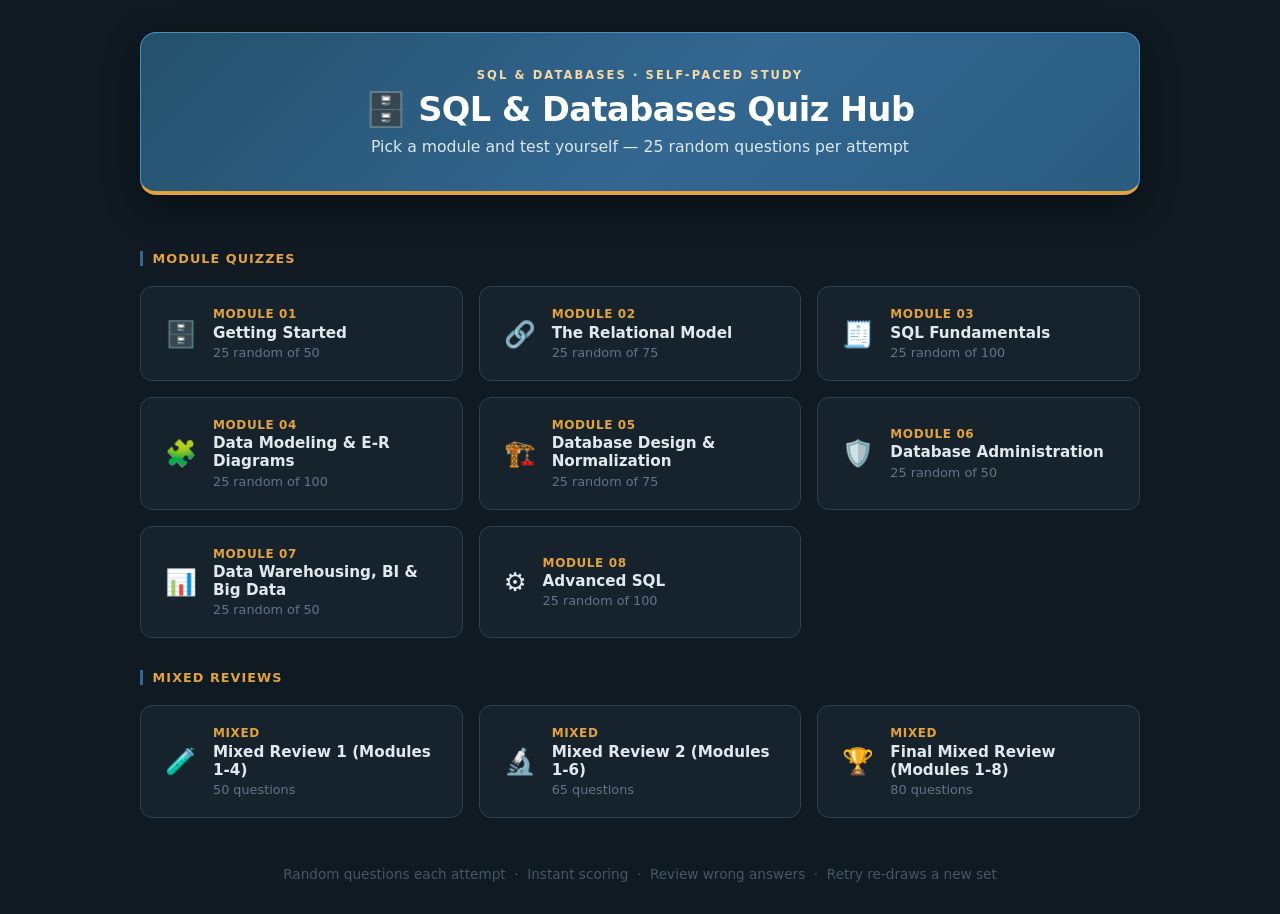
<file: 03-quiz/index.html>
<!DOCTYPE html>
<html lang="en">
<head>
  <meta charset="UTF-8" />
  <meta name="viewport" content="width=device-width, initial-scale=1.0" />
  <title>SQL & Databases — Quiz Hub</title>
  <style>
    * { box-sizing: border-box; margin: 0; padding: 0; }

    body {
      font-family: 'Segoe UI', system-ui, sans-serif;
      background: #0F1A22;
      color: #e2e8f0;
      min-height: 100vh;
      padding: 2rem 1rem;
    }

    header {
      text-align: center;
      max-width: 1000px;
      margin: 0 auto 2.5rem;
      background: linear-gradient(135deg, #24506B 0%, #336791 55%, #2A5C80 100%);
      border: 1px solid #4A8FC2;
      border-bottom: 4px solid #E2A33D;
      border-radius: 16px;
      padding: 2.2rem 1.5rem;
      box-shadow: 0 12px 34px rgba(0, 0, 0, 0.4);
    }

    header .eyebrow {
      font-size: 0.72rem;
      font-weight: 700;
      letter-spacing: 0.18em;
      text-transform: uppercase;
      color: #F5D9A6;
      margin-bottom: 0.5rem;
    }

    header h1 {
      font-size: 2.1rem;
      font-weight: 800;
      color: #ffffff;
      letter-spacing: -0.5px;
    }

    header p {
      margin-top: 0.5rem;
      color: #DCE9F2;
      font-size: 0.98rem;
    }

    .grid {
      display: grid;
      grid-template-columns: repeat(auto-fill, minmax(260px, 1fr));
      gap: 1rem;
      max-width: 1000px;
      margin: 0 auto;
    }

    .card {
      background: #16232C;
      border: 1px solid #2B4152;
      border-radius: 12px;
      padding: 1.25rem 1.5rem;
      cursor: pointer;
      text-decoration: none;
      color: inherit;
      display: flex;
      align-items: center;
      gap: 1rem;
      transition: border-color 0.15s, background 0.15s, transform 0.1s;
    }

    .card:hover {
      border-color: #336791;
      background: #1C2E3A;
      transform: translateY(-2px);
    }

    .card-icon {
      font-size: 1.6rem;
      flex-shrink: 0;
    }

    .card-body .topic-id {
      font-size: 0.75rem;
      font-weight: 700;
      color: #E2A33D;
      text-transform: uppercase;
      letter-spacing: 0.05em;
    }

    .card-body .topic-title {
      font-size: 0.95rem;
      font-weight: 600;
      color: #e2e8f0;
      margin-top: 0.15rem;
    }

    .card-body .q-count {
      font-size: 0.8rem;
      color: #64748b;
      margin-top: 0.2rem;
    }

    footer {
      text-align: center;
      margin-top: 3rem;
      color: #475569;
      font-size: 0.85rem;
    }
  </style>
</head>
<body>

<header>
  <div class="eyebrow">SQL & Databases · Self-Paced Study</div>
  <h1>🗄️ SQL & Databases Quiz Hub</h1>
  <p>Pick a module and test yourself — 25 random questions per attempt</p>
</header>

<div class="grid" id="grid"></div>

<footer>Random questions each attempt &nbsp;·&nbsp; Instant scoring &nbsp;·&nbsp; Review wrong answers &nbsp;·&nbsp; Retry re-draws a new set</footer>

<script src="data.js"></script>
<script src="data-01.js"></script>
<script src="data-02.js"></script>
<script src="data-03.js"></script>
<script src="data-04.js"></script>
<script src="data-05.js"></script>
<script src="data-06.js"></script>
<script src="data-07.js"></script>
<script src="data-08.js"></script>
<script src="data-mixed-1.js"></script>
<script src="data-mixed-2.js"></script>
<script src="data-mixed-3.js"></script>
<script>
  const ICONS = {
    "01": "🗄️", "02": "🔗", "03": "🧾", "04": "🧩",
    "05": "🏗️", "06": "🛡️", "07": "📊", "08": "⚙️",
    "mixed-1": "🧪", "mixed-2": "🔬", "mixed-3": "🏆",
  };

  const MIXED_IDS = ["mixed-1","mixed-2","mixed-3"];

  const topicTopics = TOPICS.filter(t => !MIXED_IDS.includes(t.id));
  const mixedTopics = TOPICS.filter(t => MIXED_IDS.includes(t.id));

  const grid = document.getElementById("grid");

  function renderCards(list, labelText) {
    const section = document.createElement("div");
    section.style.cssText = "grid-column:1/-1;margin:1rem 0 0.25rem;";
    section.innerHTML = `<p style="font-size:0.8rem;font-weight:700;color:#E2A33D;text-transform:uppercase;letter-spacing:0.08em;border-left:3px solid #336791;padding-left:0.6rem">${labelText}</p>`;
    grid.appendChild(section);

    list.forEach(topic => {
      const qs = QUESTIONS[topic.id] || [];
      const attempt = attemptSizeFor(topic.id, qs.length);
      const countText = attempt < qs.length
        ? `${attempt} random of ${qs.length}`
        : `${qs.length} questions`;
      const a = document.createElement("a");
      a.className = "card";
      a.href = `quiz.html?topic=${topic.id}`;
      const label = MIXED_IDS.includes(topic.id) ? "Mixed" : `Module ${topic.id}`;
      a.innerHTML = `
        <div class="card-icon">${ICONS[topic.id] || "📋"}</div>
        <div class="card-body">
          <div class="topic-id">${label}</div>
          <div class="topic-title">${topic.title}</div>
          <div class="q-count">${countText}</div>
        </div>`;
      grid.appendChild(a);
    });
  }

  renderCards(topicTopics, "Module Quizzes");
  renderCards(mixedTopics, "Mixed Reviews");
</script>
</body>
</html>
</file>
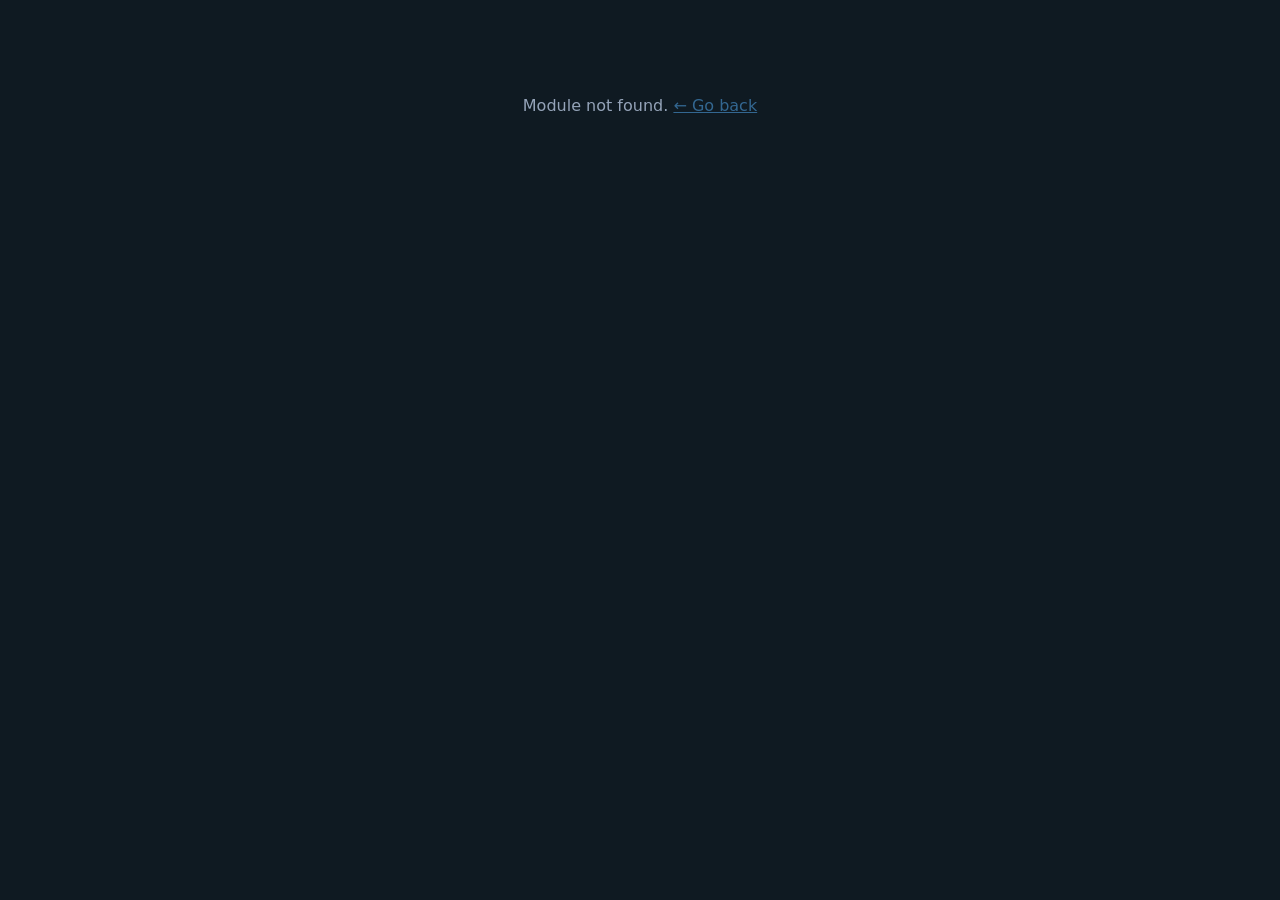
<file: 03-quiz/quiz.html>
<!DOCTYPE html>
<html lang="en">
<head>
  <meta charset="UTF-8" />
  <meta name="viewport" content="width=device-width, initial-scale=1.0" />
  <title>SQL & Databases — Quiz</title>
  <style>
    * { box-sizing: border-box; margin: 0; padding: 0; }

    body {
      font-family: 'Segoe UI', system-ui, sans-serif;
      background: #0F1A22;
      color: #e2e8f0;
      min-height: 100vh;
      display: flex;
      flex-direction: column;
      align-items: center;
      padding: 2rem 1rem;
    }

    #app { width: 100%; max-width: 960px; }

    /* ── Two-column layout: quiz + sidebar ── */
    .quiz-body {
      display: flex;
      gap: 1.5rem;
      align-items: flex-start;
    }
    .quiz-main { flex: 1; min-width: 0; }

    .quiz-side {
      width: 220px;
      flex-shrink: 0;
      background: #16232C;
      border: 1px solid #2B4152;
      border-radius: 14px;
      padding: 1rem;
      position: sticky;
      top: 1rem;
    }

    .timer {
      font-size: 1.5rem;
      font-weight: 800;
      text-align: center;
      color: #f1f5f9;
      font-variant-numeric: tabular-nums;
      letter-spacing: 1px;
    }
    .timer-label {
      text-align: center;
      font-size: 0.65rem;
      text-transform: uppercase;
      letter-spacing: 0.08em;
      color: #475569;
      margin-bottom: 0.6rem;
    }
    .side-summary {
      text-align: center;
      font-size: 0.75rem;
      color: #64748b;
      margin-bottom: 0.75rem;
    }

    .qnav-title {
      font-size: 0.65rem;
      text-transform: uppercase;
      letter-spacing: 0.08em;
      color: #475569;
      margin-bottom: 0.4rem;
    }
    .qnav {
      display: grid;
      grid-template-columns: repeat(5, 1fr);
      gap: 0.35rem;
      max-height: 340px;
      overflow-y: auto;
    }
    .qnav button {
      aspect-ratio: 1 / 1;
      border-radius: 6px;
      border: 1.5px solid #2B4152;
      background: #101B23;
      color: #94a3b8;
      font-size: 0.78rem;
      font-weight: 600;
      cursor: pointer;
      padding: 0;
      transition: border-color 0.12s, background 0.12s;
    }
    .qnav button:hover { border-color: #336791; }
    .qnav button.answered {
      background: #0f2a1a;
      border-color: #22c55e;
      color: #86efac;
    }
    .qnav button.current {
      border-color: #336791;
      box-shadow: 0 0 0 1px #336791;
      color: #fff;
    }

    .side-finish { width: 100%; margin-top: 0.9rem; }

    @media (max-width: 760px) {
      .quiz-body { flex-direction: column; }
      .quiz-side { width: 100%; position: static; }
      .qnav { max-height: 200px; }
    }

    /* ── Header ── */
    .quiz-header {
      display: flex;
      align-items: center;
      gap: 1rem;
      margin-bottom: 1.5rem;
    }

    .back-btn {
      color: #64748b;
      text-decoration: none;
      font-size: 0.85rem;
      display: flex;
      align-items: center;
      gap: 0.3rem;
      transition: color 0.15s;
    }
    .back-btn:hover { color: #94a3b8; }

    .topic-label {
      font-size: 0.8rem;
      font-weight: 600;
      color: #E2A33D;
      text-transform: uppercase;
      letter-spacing: 0.05em;
      margin-left: auto;
    }

    /* ── Progress ── */
    .progress-bar-wrap {
      background: #16232C;
      border-radius: 99px;
      height: 6px;
      margin-bottom: 0.6rem;
      overflow: hidden;
    }

    .progress-bar-fill {
      height: 100%;
      background: linear-gradient(90deg, #336791, #E2A33D);
      border-radius: 99px;
      transition: width 0.3s ease;
    }

    .progress-text {
      font-size: 0.8rem;
      color: #64748b;
      margin-bottom: 1.5rem;
    }

    /* ── Question card ── */
    .question-card {
      background: #16232C;
      border: 1px solid #2B4152;
      border-radius: 14px;
      padding: 1.75rem 2rem;
    }

    .question-text {
      font-size: 1.05rem;
      font-weight: 600;
      line-height: 1.55;
      color: #f1f5f9;
      margin-bottom: 1.5rem;
    }

    .options { display: flex; flex-direction: column; gap: 0.65rem; }

    .option {
      background: #101B23;
      border: 1.5px solid #2B4152;
      border-radius: 10px;
      padding: 0.85rem 1.1rem;
      cursor: pointer;
      font-size: 0.93rem;
      line-height: 1.45;
      transition: border-color 0.12s, background 0.12s;
      display: flex;
      align-items: flex-start;
      gap: 0.75rem;
    }

    .option:hover:not(.locked) {
      border-color: #336791;
      background: #1C2E3A;
    }

    .option .opt-letter {
      font-weight: 700;
      color: #E2A33D;
      min-width: 1.1rem;
      flex-shrink: 0;
    }

    .option.correct {
      border-color: #22c55e;
      background: #052e16;
    }
    .option.correct .opt-letter { color: #22c55e; }

    .option.wrong {
      border-color: #ef4444;
      background: #2a0a0a;
    }
    .option.wrong .opt-letter { color: #ef4444; }

    .option.reveal {
      border-color: #22c55e;
      background: #052e16;
      opacity: 0.7;
    }
    .option.reveal .opt-letter { color: #22c55e; }

    /* ── Explanation ── */
    .explanation {
      margin-top: 1.25rem;
      padding: 1rem 1.1rem;
      background: #101B23;
      border-left: 3px solid #336791;
      border-radius: 0 8px 8px 0;
      font-size: 0.88rem;
      color: #94a3b8;
      line-height: 1.6;
      display: none;
    }
    .explanation.show { display: block; }
    .explanation strong { color: #cbd5e1; }

    /* ── Buttons ── */
    .btn-row {
      display: flex;
      justify-content: space-between;
      gap: 0.75rem;
      margin-top: 1.5rem;
    }
    .btn-outline:disabled { opacity: 0.35; cursor: default; }

    .btn {
      background: #336791;
      color: #fff;
      border: none;
      border-radius: 8px;
      padding: 0.65rem 1.5rem;
      font-size: 0.9rem;
      font-weight: 600;
      cursor: pointer;
      transition: background 0.15s;
    }
    .btn:hover { background: #4A8FC2; }
    .btn:disabled { background: #2B4152; color: #475569; cursor: default; }

    /* ── Results screen ── */
    #results { display: none; }

    .score-circle {
      width: 120px;
      height: 120px;
      border-radius: 50%;
      border: 6px solid #336791;
      display: flex;
      flex-direction: column;
      align-items: center;
      justify-content: center;
      margin: 0 auto 1.5rem;
    }

    .score-circle .score-num {
      font-size: 2rem;
      font-weight: 800;
      color: #f1f5f9;
      line-height: 1;
    }

    .score-circle .score-denom {
      font-size: 0.85rem;
      color: #64748b;
    }

    .result-title {
      text-align: center;
      font-size: 1.3rem;
      font-weight: 700;
      color: #f1f5f9;
      margin-bottom: 0.4rem;
    }

    .result-sub {
      text-align: center;
      color: #64748b;
      font-size: 0.9rem;
      margin-bottom: 2rem;
    }

    .review-list { display: flex; flex-direction: column; gap: 1rem; }

    .review-item {
      background: #16232C;
      border: 1px solid #2B4152;
      border-radius: 10px;
      padding: 1.1rem 1.25rem;
    }

    .review-item .review-q {
      font-size: 0.9rem;
      font-weight: 600;
      color: #cbd5e1;
      margin-bottom: 0.5rem;
    }

    .review-item .review-your {
      font-size: 0.83rem;
      color: #ef4444;
      margin-bottom: 0.2rem;
    }

    .review-item .review-correct {
      font-size: 0.83rem;
      color: #22c55e;
      margin-bottom: 0.5rem;
    }

    .review-item .review-good {
      font-size: 0.83rem;
      color: #22c55e;
      margin-bottom: 0.2rem;
    }

    .review-item .review-explain {
      font-size: 0.82rem;
      color: #64748b;
      line-height: 1.55;
      border-top: 1px solid #2B4152;
      padding-top: 0.5rem;
    }

    .review-item.rev-correct { border-left: 3px solid #22c55e; }
    .review-item.rev-wrong   { border-left: 3px solid #ef4444; }
    .review-item.rev-skip    { border-left: 3px solid #64748b; }

    .result-actions {
      display: flex;
      gap: 0.75rem;
      justify-content: center;
      margin-top: 2rem;
      flex-wrap: wrap;
    }

    .btn-outline {
      background: transparent;
      border: 1.5px solid #336791;
      color: #4A8FC2;
      border-radius: 8px;
      padding: 0.65rem 1.4rem;
      font-size: 0.9rem;
      font-weight: 600;
      cursor: pointer;
      transition: background 0.15s;
      text-decoration: none;
    }
    .btn-outline:hover { background: #1C2E3A; }

    .all-correct .score-circle { border-color: #22c55e; }
    .all-correct .score-num { color: #22c55e; }
  </style>
</head>
<body>
<div id="app">

  <!-- Quiz screen -->
  <div id="quiz">
    <div class="quiz-header">
      <a class="back-btn" href="index.html">← All Modules</a>
      <span class="topic-label" id="topic-label"></span>
    </div>

    <div class="quiz-body">
      <div class="quiz-main">
        <div class="progress-bar-wrap">
          <div class="progress-bar-fill" id="progress-fill" style="width:0%"></div>
        </div>
        <div class="progress-text" id="progress-text"></div>

        <div class="question-card">
          <div class="question-text" id="question-text"></div>
          <div class="options" id="options"></div>
          <div class="explanation" id="explanation"></div>
        </div>

        <div class="btn-row">
          <button class="btn-outline" id="back-btn" disabled>← Back</button>
          <button class="btn" id="next-btn">Skip →</button>
        </div>
      </div>

      <aside class="quiz-side">
        <div class="timer" id="timer">00:00</div>
        <div class="timer-label">Elapsed</div>
        <div class="side-summary" id="side-summary"></div>
        <div class="qnav-title">Questions</div>
        <div class="qnav" id="qnav"></div>
        <button class="btn side-finish" id="finish-btn">Finish ▸</button>
      </aside>
    </div>
  </div>

  <!-- Results screen -->
  <div id="results">
    <div class="quiz-header">
      <a class="back-btn" href="index.html">← All Modules</a>
      <span class="topic-label" id="results-label"></span>
    </div>

    <div class="question-card" id="score-card">
      <div class="score-circle" id="score-circle">
        <span class="score-num" id="score-num"></span>
        <span class="score-denom" id="score-denom"></span>
      </div>
      <div class="result-title" id="result-title"></div>
      <div class="result-sub" id="result-sub"></div>

      <div class="review-list" id="review-list"></div>

      <div class="result-actions">
        <button class="btn" onclick="restartQuiz()">↺ Retry</button>
        <a class="btn-outline" href="index.html">All Modules</a>
      </div>
    </div>
  </div>

</div>

<script src="data.js"></script>
<script src="data-01.js"></script>
<script src="data-02.js"></script>
<script src="data-03.js"></script>
<script src="data-04.js"></script>
<script src="data-05.js"></script>
<script src="data-06.js"></script>
<script src="data-07.js"></script>
<script src="data-08.js"></script>
<script src="data-mixed-1.js"></script>
<script src="data-mixed-2.js"></script>
<script src="data-mixed-3.js"></script>
<script>
  // ── Init ──────────────────────────────────────────────────────────────────
  const params = new URLSearchParams(location.search);
  const topicId = params.get("topic");

  const topic = TOPICS.find(t => t.id === topicId);
  const questions = QUESTIONS[topicId];

  if (!topic || !questions || questions.length === 0) {
    document.body.innerHTML = `<div style="text-align:center;padding:4rem;color:#94a3b8">
      Module not found. <a href="index.html" style="color:#336791">← Go back</a></div>`;
    throw new Error("Topic not found");
  }

  document.title = `Quiz — ${topic.title}`;
  document.getElementById("topic-label").textContent = topic.title;
  document.getElementById("results-label").textContent = topic.title;

  // How many questions this attempt shows (random subset of the pool).
  const urlN = parseInt(params.get("n"), 10);
  const attemptSize = (urlN > 0)
    ? Math.min(urlN, questions.length)
    : attemptSizeFor(topicId, questions.length);

  // Shuffle a question's options so the correct answer isn't always in the
  // same position; remap the answer index to match the new order.
  function shuffleOptions(q) {
    const order = q.options.map((_, i) => i).sort(() => Math.random() - 0.5);
    return {
      q: q.q,
      options: order.map(i => q.options[i]),
      answer: order.indexOf(q.answer),
      explain: q.explain,
    };
  }

  // Pick a fresh random subset from the full pool, options shuffled, per attempt.
  function pickQuestions() {
    return [...questions]
      .sort(() => Math.random() - 0.5)
      .slice(0, attemptSize)
      .map(shuffleOptions);
  }

  const LETTERS = ["A", "B", "C", "D", "E", "F"];
  let shuffled = pickQuestions();
  let current = 0;
  let userAnswers = new Array(shuffled.length).fill(null);

  // ── Timer (counts up) ─────────────────────────────────────────────────────
  let elapsed = 0;
  let timerId = null;
  function fmtTime(s) {
    const m = Math.floor(s / 60), ss = s % 60;
    return String(m).padStart(2, "0") + ":" + String(ss).padStart(2, "0");
  }
  function startTimer() {
    stopTimer();
    elapsed = 0;
    document.getElementById("timer").textContent = fmtTime(0);
    timerId = setInterval(() => {
      elapsed++;
      document.getElementById("timer").textContent = fmtTime(elapsed);
    }, 1000);
  }
  function stopTimer() { if (timerId) { clearInterval(timerId); timerId = null; } }

  // ── Sidebar question navigator ────────────────────────────────────────────
  function renderNav() {
    const nav = document.getElementById("qnav");
    nav.innerHTML = "";
    shuffled.forEach((q, i) => {
      const b = document.createElement("button");
      b.textContent = i + 1;
      if (userAnswers[i] !== null) b.classList.add("answered");
      if (i === current) b.classList.add("current");
      b.title = userAnswers[i] !== null ? `Question ${i + 1} — answered` : `Question ${i + 1} — not answered`;
      b.addEventListener("click", () => { current = i; render(); });
      nav.appendChild(b);
    });
    const ans = userAnswers.filter(a => a !== null).length;
    document.getElementById("side-summary").textContent =
      `${ans} answered · ${shuffled.length - ans} left`;
  }

  // ── Render question (restores answered state when navigating back) ─────────
  function render() {
    const q = shuffled[current];
    const chosen = userAnswers[current];
    const answered = chosen !== null;

    // Progress
    document.getElementById("progress-fill").style.width =
      `${(current / shuffled.length) * 100}%`;
    document.getElementById("progress-text").textContent =
      `Question ${current + 1} of ${shuffled.length}`;

    // Question
    document.getElementById("question-text").textContent = q.q;

    // Options
    const optContainer = document.getElementById("options");
    optContainer.innerHTML = "";
    q.options.forEach((text, i) => {
      const div = document.createElement("div");
      div.className = "option";
      div.innerHTML = `<span class="opt-letter">${LETTERS[i]}</span><span>${text}</span>`;
      if (answered) {
        div.classList.add("locked");
        if (i === chosen && chosen === q.answer) div.classList.add("correct");
        else if (i === chosen) div.classList.add("wrong");
        else if (i === q.answer) div.classList.add("reveal");
      } else {
        div.addEventListener("click", () => selectAnswer(i));
      }
      optContainer.appendChild(div);
    });

    // Explanation (only after answering)
    const exp = document.getElementById("explanation");
    if (answered) {
      exp.innerHTML = `<strong>Explanation:</strong> ${q.explain}`;
      exp.classList.add("show");
    } else {
      exp.classList.remove("show");
      exp.innerHTML = "";
    }

    // Buttons
    document.getElementById("back-btn").disabled = current === 0;
    const nextBtn = document.getElementById("next-btn");
    const last = current === shuffled.length - 1;
    nextBtn.textContent = last ? "See Results" : (answered ? "Next →" : "Skip →");

    renderNav();
  }

  // ── Select answer ─────────────────────────────────────────────────────────
  function selectAnswer(chosen) {
    if (userAnswers[current] !== null) return; // already answered
    userAnswers[current] = chosen;
    render();                                   // re-render to lock + reveal
  }

  // ── Navigation: Back / Skip / Next / Finish ───────────────────────────────
  document.getElementById("back-btn").addEventListener("click", () => {
    if (current > 0) { current--; render(); }
  });
  document.getElementById("next-btn").addEventListener("click", () => {
    if (current < shuffled.length - 1) { current++; render(); }
    else showResults();
  });
  document.getElementById("finish-btn").addEventListener("click", () => {
    const left = userAnswers.filter(a => a === null).length;
    if (left > 0 && !confirm(`You have ${left} unanswered question(s). Finish and submit now?`)) return;
    showResults();
  });

  // ── Results ───────────────────────────────────────────────────────────────
  function showResults() {
    stopTimer();
    document.getElementById("quiz").style.display = "none";
    document.getElementById("results").style.display = "block";

    const total = shuffled.length;
    const score = shuffled.reduce((s, q, i) => s + (userAnswers[i] === q.answer ? 1 : 0), 0);
    const answeredCount = userAnswers.filter(a => a !== null).length;
    const pct = Math.round((score / total) * 100);

    document.getElementById("score-num").textContent = score;
    document.getElementById("score-denom").textContent = `/ ${total}`;

    let title, sub;
    if (pct === 100) {
      title = "Perfect Score! 🎉";
      sub = "Flawless. You know this module cold.";
      document.getElementById("score-card").classList.add("all-correct");
    } else if (pct >= 80) {
      title = "Great Work! 👏";
      sub = `${pct}% — solid understanding. Review below.`;
    } else if (pct >= 60) {
      title = "Getting There 💪";
      sub = `${pct}% — re-read the notes and try again.`;
    } else {
      title = "Keep Studying 📖";
      sub = `${pct}% — go back to the notes, then retry.`;
    }
    if (answeredCount < total) sub += ` · ${total - answeredCount} skipped`;
    sub += ` · ⏱ ${fmtTime(elapsed)}`;

    document.getElementById("result-title").textContent = title;
    document.getElementById("result-sub").textContent = sub;

    // Full review — every question: your answer, correct answer, explanation
    const reviewList = document.getElementById("review-list");
    reviewList.innerHTML =
      `<p style="font-size:0.75rem;font-weight:700;color:#475569;text-transform:uppercase;letter-spacing:0.06em;margin-bottom:0.25rem">Review — all ${total} questions</p>`;

    shuffled.forEach((q, i) => {
      const chosen = userAnswers[i];
      const isCorrect = chosen === q.answer;
      const div = document.createElement("div");
      div.className = "review-item " + (chosen === null ? "rev-skip" : isCorrect ? "rev-correct" : "rev-wrong");

      let yourLine;
      if (chosen === null) {
        yourLine = `<div class="review-your">— Not answered</div>`;
      } else if (isCorrect) {
        yourLine = `<div class="review-good">✓ Your answer: ${LETTERS[chosen]}. ${q.options[chosen]}</div>`;
      } else {
        yourLine = `<div class="review-your">✗ Your answer: ${LETTERS[chosen]}. ${q.options[chosen]}</div>`;
      }
      const correctLine = isCorrect ? "" :
        `<div class="review-correct">✓ Correct: ${LETTERS[q.answer]}. ${q.options[q.answer]}</div>`;

      div.innerHTML = `
        <div class="review-q">Q${i + 1}: ${q.q}</div>
        ${yourLine}
        ${correctLine}
        <div class="review-explain">${q.explain}</div>`;
      reviewList.appendChild(div);
    });
  }

  // ── Retry ─────────────────────────────────────────────────────────────────
  function restartQuiz() {
    current = 0;
    shuffled = pickQuestions();               // new random subset each retry
    userAnswers = new Array(shuffled.length).fill(null);
    document.getElementById("results").style.display = "none";
    document.getElementById("quiz").style.display = "block";
    document.getElementById("score-card").classList.remove("all-correct");
    startTimer();
    render();
  }

  // ── Start ─────────────────────────────────────────────────────────────────
  startTimer();
  render();
</script>
</body>
</html>
</file>
